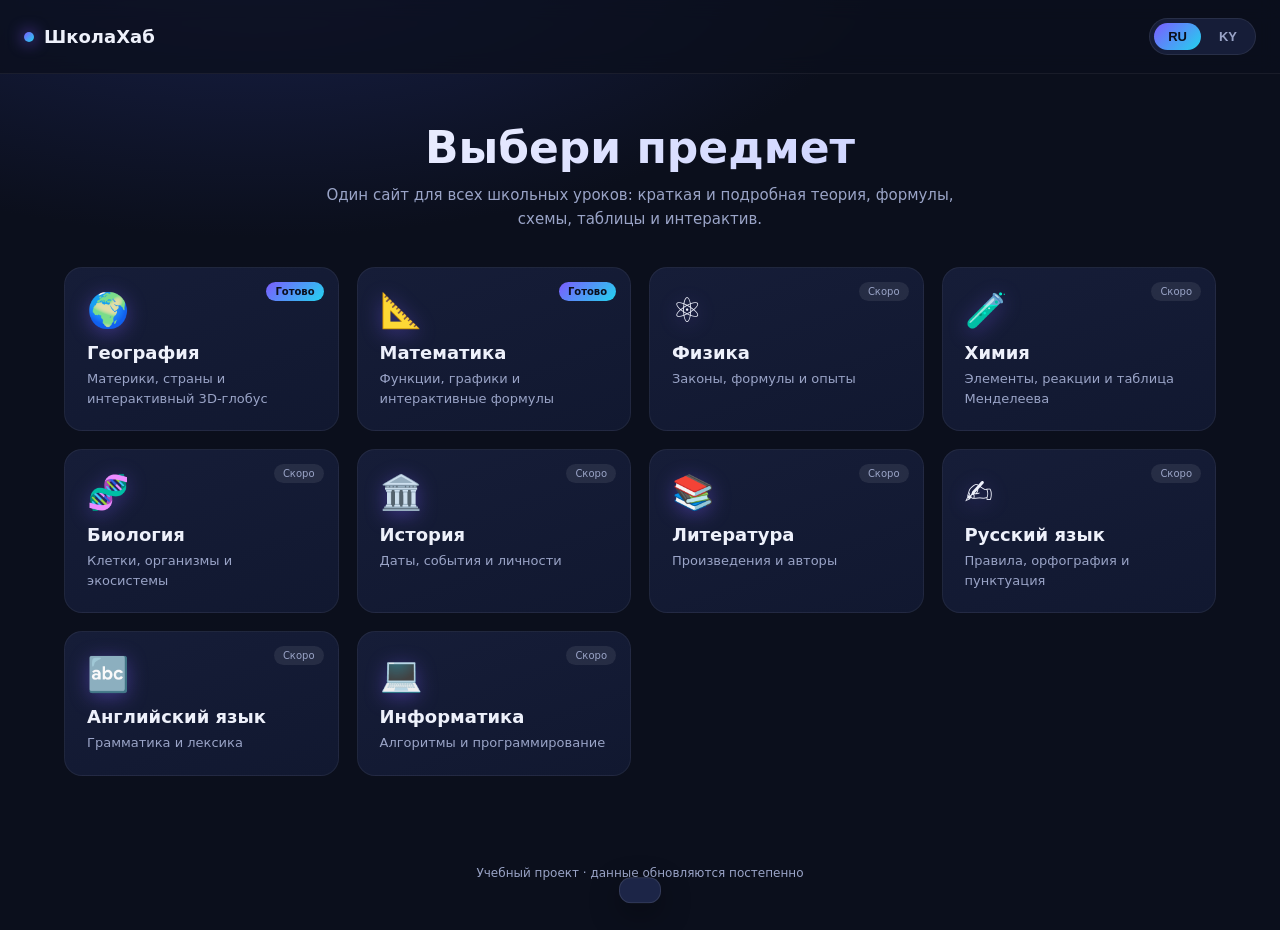
<file: index.html>
<!doctype html>
<html lang="ru">
<head>
<meta charset="utf-8">
<meta name="viewport" content="width=device-width, initial-scale=1">
<title>ШколаХаб — учебный сайт</title>
<link rel="stylesheet" href="style.css">
</head>
<body>
  <header class="header">
    <div class="brand"><span class="dot"></span><span data-i18n="siteName">ШколаХаб</span></div>
    <div class="lang-toggle">
      <button data-lang="ru">RU</button>
      <button data-lang="ky">KY</button>
    </div>
  </header>

  <section class="hero">
    <h1 data-i18n="heroTitle">Выбери предмет</h1>
    <p data-i18n="heroText">Один сайт для всех школьных уроков.</p>
  </section>

  <div class="grid" id="subjectGrid"></div>

  <div class="toast" id="toast"></div>

  <footer data-i18n="footer">Учебный проект</footer>

<script src="i18n.js"></script>
<script src="app.js"></script>
</body>
</html>
</file>
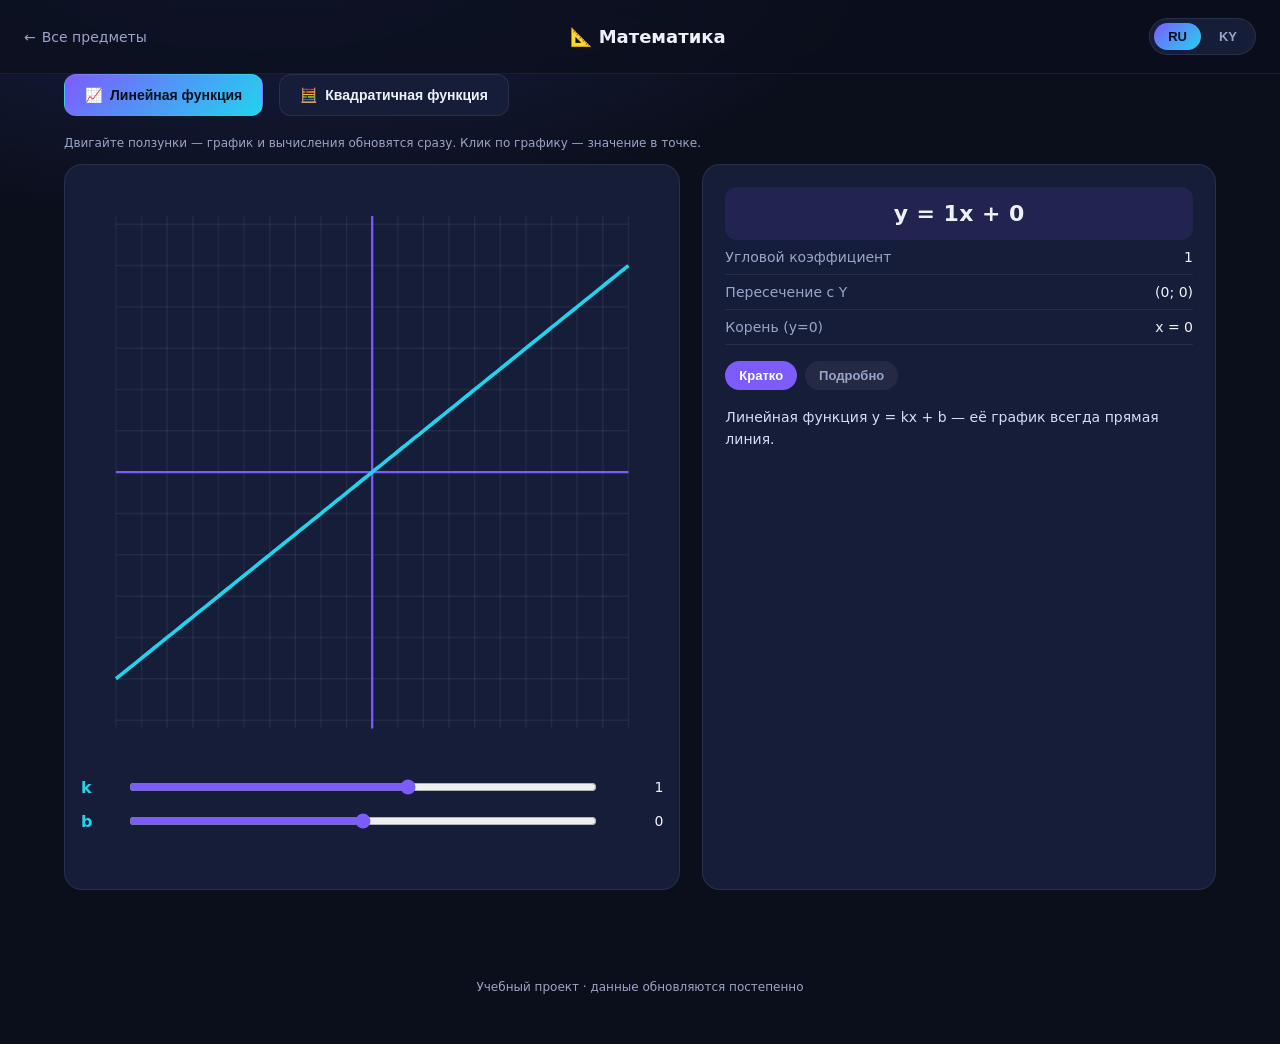
<file: math.html>
<!doctype html>
<html lang="ru">
<head>
<meta charset="utf-8">
<meta name="viewport" content="width=device-width, initial-scale=1">
<title>Математика — ШколаХаб</title>
<link rel="stylesheet" href="style.css">
</head>
<body>
  <header class="header">
    <a class="back-link" href="index.html">← <span data-i18n="back">Все предметы</span></a>
    <div class="brand">📐 Математика</div>
    <div class="lang-toggle">
      <button data-lang="ru">RU</button>
      <button data-lang="ky">KY</button>
    </div>
  </header>

  <div class="topic-row">
    <button class="topic-btn active" data-topic="linear">📈 <span data-i18n="topicLinear">Линейная функция</span></button>
    <button class="topic-btn" data-topic="quadratic">🧮 <span data-i18n="topicQuadratic">Квадратичная функция</span></button>
  </div>
  <p class="coverage-note" data-i18n="mathHint" style="text-align:left; padding:0 24px; max-width:1200px; margin:0 auto 14px"></p>

  <section class="section active" id="section-linear">
    <div class="math-wrap">
      <div class="graph-stage">
        <svg id="svgLinear" viewBox="0 0 400 400"></svg>
        <div class="sliders">
          <div class="slider-row"><label>k</label><input type="range" id="kSlider" min="-5" max="5" step="0.1" value="1"><span class="val" id="kVal">1</span></div>
          <div class="slider-row"><label>b</label><input type="range" id="bSlider" min="-10" max="10" step="0.5" value="0"><span class="val" id="bVal">0</span></div>
        </div>
        <div class="point-readout" id="linearPoint"></div>
      </div>
      <div class="math-panel">
        <div class="formula-box" id="linearFormula">y = x</div>
        <div class="fact"><span data-i18n="slopeLabel">Угловой коэффициент</span><span id="linearSlope"></span></div>
        <div class="fact"><span data-i18n="interceptLabel">Пересечение с Y</span><span id="linearIntercept"></span></div>
        <div class="fact"><span data-i18n="rootLabel">Корень (y=0)</span><span id="linearRoot"></span></div>
        <div class="desc-toggle" style="margin-top:16px">
          <button class="active" id="linBriefBtn"></button>
          <button id="linFullBtn"></button>
        </div>
        <p class="country-desc" id="linearText"></p>
      </div>
    </div>
  </section>

  <section class="section" id="section-quadratic">
    <div class="math-wrap">
      <div class="graph-stage">
        <svg id="svgQuad" viewBox="0 0 400 400"></svg>
        <div class="sliders">
          <div class="slider-row"><label>a</label><input type="range" id="aSlider" min="-3" max="3" step="0.1" value="1"><span class="val" id="aVal">1</span></div>
          <div class="slider-row"><label>b</label><input type="range" id="qbSlider" min="-10" max="10" step="0.5" value="0"><span class="val" id="qbVal">0</span></div>
          <div class="slider-row"><label>c</label><input type="range" id="cSlider" min="-10" max="10" step="0.5" value="0"><span class="val" id="cVal">0</span></div>
        </div>
        <div class="point-readout" id="quadPoint"></div>
      </div>
      <div class="math-panel">
        <div class="formula-box" id="quadFormula">y = x²</div>
        <div class="fact"><span data-i18n="discLabel">Дискриминант</span><span id="quadDisc"></span></div>
        <div class="fact"><span data-i18n="rootsLabel">Корни</span><span id="quadRoots"></span></div>
        <div class="fact"><span data-i18n="vertexLabel">Вершина параболы</span><span id="quadVertex"></span></div>
        <div class="fact"><span data-i18n="axisLabel">Ось симметрии</span><span id="quadAxis"></span></div>
        <div class="desc-toggle" style="margin-top:16px">
          <button class="active" id="quadBriefBtn"></button>
          <button id="quadFullBtn"></button>
        </div>
        <p class="country-desc" id="quadText"></p>
      </div>
    </div>
  </section>

  <footer data-i18n="footer"></footer>

<script src="i18n.js"></script>
<script src="math.js"></script>
</body>
</html>
</file>
<file: style.css>
:root{
  --bg:#0b0f1c; --bg2:#111830; --card:#161d38; --card-h:#1c2547;
  --text:#eef1fb; --muted:#9aa4c7; --accent:#7c5cff; --accent2:#22d3ee;
  --gold:#ffcc66; --radius:18px; --shadow:0 10px 30px rgba(0,0,0,.35);
}
*{box-sizing:border-box}
html,body{margin:0;padding:0}
body{
  background:radial-gradient(1200px 600px at 20% -10%,#1a2350 0%,var(--bg) 55%),var(--bg);
  color:var(--text); font-family:'Manrope',system-ui,-apple-system,Segoe UI,Roboto,Arial,sans-serif;
  min-height:100vh; overflow-x:hidden;
}
a{color:inherit;text-decoration:none}
.header{
  display:flex; align-items:center; justify-content:space-between;
  padding:18px 24px; position:sticky; top:0; z-index:50;
  background:rgba(11,15,28,.75); backdrop-filter:blur(10px);
  border-bottom:1px solid rgba(255,255,255,.06);
}
.brand{display:flex; align-items:center; gap:10px; font-weight:800; font-size:18px}
.brand .dot{width:10px;height:10px;border-radius:50%;background:linear-gradient(135deg,var(--accent),var(--accent2));box-shadow:0 0 16px var(--accent)}
.back-link{color:var(--muted); font-size:14px; display:flex; gap:6px; align-items:center; transition:.2s}
.back-link:hover{color:var(--text); transform:translateX(-3px)}
.lang-toggle{display:flex; gap:4px; background:var(--card); border-radius:999px; padding:4px; border:1px solid rgba(255,255,255,.08)}
.lang-toggle button{
  border:none; background:transparent; color:var(--muted); padding:6px 14px; border-radius:999px;
  font-weight:700; font-size:13px; cursor:pointer; transition:.25s;
}
.lang-toggle button.active{background:linear-gradient(135deg,var(--accent),var(--accent2)); color:#0b0f1c}
.hero{padding:48px 24px 8px; text-align:center; animation:fadeUp .7s ease both}
.hero h1{font-size:clamp(28px,4vw,44px); margin:0 0 10px; background:linear-gradient(135deg,#fff,#b9c2ff); -webkit-background-clip:text; background-clip:text; color:transparent}
.hero p{color:var(--muted); max-width:640px; margin:0 auto; font-size:15px; line-height:1.6}
.grid{display:grid; grid-template-columns:repeat(auto-fill,minmax(220px,1fr)); gap:18px; padding:28px 24px 60px; max-width:1200px; margin:0 auto}
.card{
  background:linear-gradient(160deg,var(--card),var(--bg2)); border:1px solid rgba(255,255,255,.06);
  border-radius:var(--radius); padding:22px; cursor:pointer; position:relative; overflow:hidden;
  transition:transform .35s cubic-bezier(.2,.8,.2,1), box-shadow .35s, border-color .35s;
  opacity:0; transform:translateY(16px); animation:fadeUp .6s ease forwards;
}
.card:hover{transform:translateY(-6px) scale(1.02); box-shadow:var(--shadow); border-color:rgba(124,92,255,.5)}
.card .icon{font-size:34px; display:block; margin-bottom:12px; filter:drop-shadow(0 4px 10px rgba(124,92,255,.4))}
.card h3{margin:0 0 6px; font-size:18px}
.card p{margin:0; color:var(--muted); font-size:13px; line-height:1.5}
.card .badge{position:absolute; top:14px; right:14px; font-size:10px; background:rgba(255,255,255,.08); padding:4px 9px; border-radius:999px; color:var(--muted)}
.card.ready .badge{background:linear-gradient(135deg,var(--accent),var(--accent2)); color:#0b0f1c; font-weight:800}
@keyframes fadeUp{from{opacity:0; transform:translateY(16px)} to{opacity:1; transform:translateY(0)}}
.toast{
  position:fixed; left:50%; bottom:28px; transform:translate(-50%,120%); background:var(--card-h);
  border:1px solid rgba(255,255,255,.1); padding:12px 20px; border-radius:12px; box-shadow:var(--shadow);
  transition:transform .4s cubic-bezier(.2,.8,.2,1); z-index:100; font-size:14px;
}
.toast.show{transform:translate(-50%,0)}

/* geography page */
.topic-row{display:flex; gap:16px; padding:0 24px 20px; max-width:1200px; margin:0 auto; flex-wrap:wrap}
.topic-btn{
  background:var(--card); border:1px solid rgba(255,255,255,.08); color:var(--text); padding:12px 20px;
  border-radius:12px; cursor:pointer; font-weight:700; font-size:14px; transition:.25s; display:flex; align-items:center; gap:8px;
}
.topic-btn:hover{border-color:var(--accent)}
.topic-btn.active{background:linear-gradient(135deg,var(--accent),var(--accent2)); color:#0b0f1c}
.section{max-width:1200px; margin:0 auto; padding:0 24px 60px; display:none; animation:fadeUp .5s ease}
.section.active{display:block}
.panel{background:var(--card); border:1px solid rgba(255,255,255,.08); border-radius:var(--radius); padding:26px}
.desc-toggle{display:flex; gap:8px; margin-bottom:16px}
.desc-toggle button{background:rgba(255,255,255,.06); border:none; color:var(--muted); padding:7px 14px; border-radius:999px; font-size:13px; cursor:pointer; font-weight:700}
.desc-toggle button.active{background:var(--accent); color:#fff}
table{width:100%; border-collapse:collapse; margin-top:14px; font-size:14px}
th,td{text-align:left; padding:10px 12px; border-bottom:1px solid rgba(255,255,255,.08)}
th{color:var(--muted); font-weight:700; font-size:12px; text-transform:uppercase; letter-spacing:.04em}
tr:hover td{background:rgba(255,255,255,.03)}

/* globe */
.globe-wrap{display:grid; grid-template-columns:1.3fr 1fr; gap:22px}
@media (max-width:860px){.globe-wrap{grid-template-columns:1fr}}
.globe-stage{position:relative; background:radial-gradient(circle at 50% 40%,#131c3d,#0b0f1c 70%); border-radius:var(--radius); border:1px solid rgba(255,255,255,.08); height:480px; overflow:hidden; touch-action:none}
.globe-hint{position:absolute; left:16px; bottom:14px; font-size:12px; color:var(--muted); background:rgba(0,0,0,.35); padding:6px 12px; border-radius:999px; pointer-events:none}
.info-panel{background:var(--card); border:1px solid rgba(255,255,255,.08); border-radius:var(--radius); padding:22px; min-height:480px; display:flex; flex-direction:column}
.info-empty{margin:auto; text-align:center; color:var(--muted); font-size:14px}
.info-empty .icon{font-size:40px; display:block; margin-bottom:10px; opacity:.6}
.country-name{font-size:22px; font-weight:800; margin:0 0 4px}
.country-mode{font-size:12px; color:var(--accent2); font-weight:700; text-transform:uppercase; letter-spacing:.05em; margin-bottom:14px}
.fact{display:flex; justify-content:space-between; padding:9px 0; border-bottom:1px solid rgba(255,255,255,.07); font-size:14px}
.fact span:first-child{color:var(--muted)}
.country-desc{margin-top:14px; font-size:14px; line-height:1.6; color:#d7dcf5}
.coverage-note{max-width:1200px; margin:10px auto 0; padding:0 0; color:var(--muted); font-size:12px; text-align:right}

/* math */
.math-wrap{display:grid; grid-template-columns:1.2fr 1fr; gap:22px}
@media (max-width:860px){.math-wrap{grid-template-columns:1fr}}
.graph-stage{background:var(--card); border:1px solid rgba(255,255,255,.08); border-radius:var(--radius); padding:16px; display:flex; flex-direction:column; gap:14px}
.graph-stage svg{width:100%; height:auto; touch-action:none; cursor:crosshair}
.sliders{display:flex; flex-direction:column; gap:14px}
.slider-row{display:flex; align-items:center; gap:12px}
.slider-row label{width:34px; font-weight:800; color:var(--accent2); font-size:16px}
.slider-row input[type=range]{flex:1; accent-color:var(--accent)}
.slider-row .val{width:52px; text-align:right; font-variant-numeric:tabular-nums; font-size:14px; color:var(--text)}
.formula-box{font-size:22px; font-weight:800; text-align:center; padding:14px; background:rgba(124,92,255,.12); border-radius:12px; letter-spacing:.02em}
.math-panel{background:var(--card); border:1px solid rgba(255,255,255,.08); border-radius:var(--radius); padding:22px}
.point-readout{margin-top:10px; font-size:13px; color:var(--accent2); min-height:18px}
footer{text-align:center; color:var(--muted); font-size:12px; padding:30px 20px 50px}
</file>
